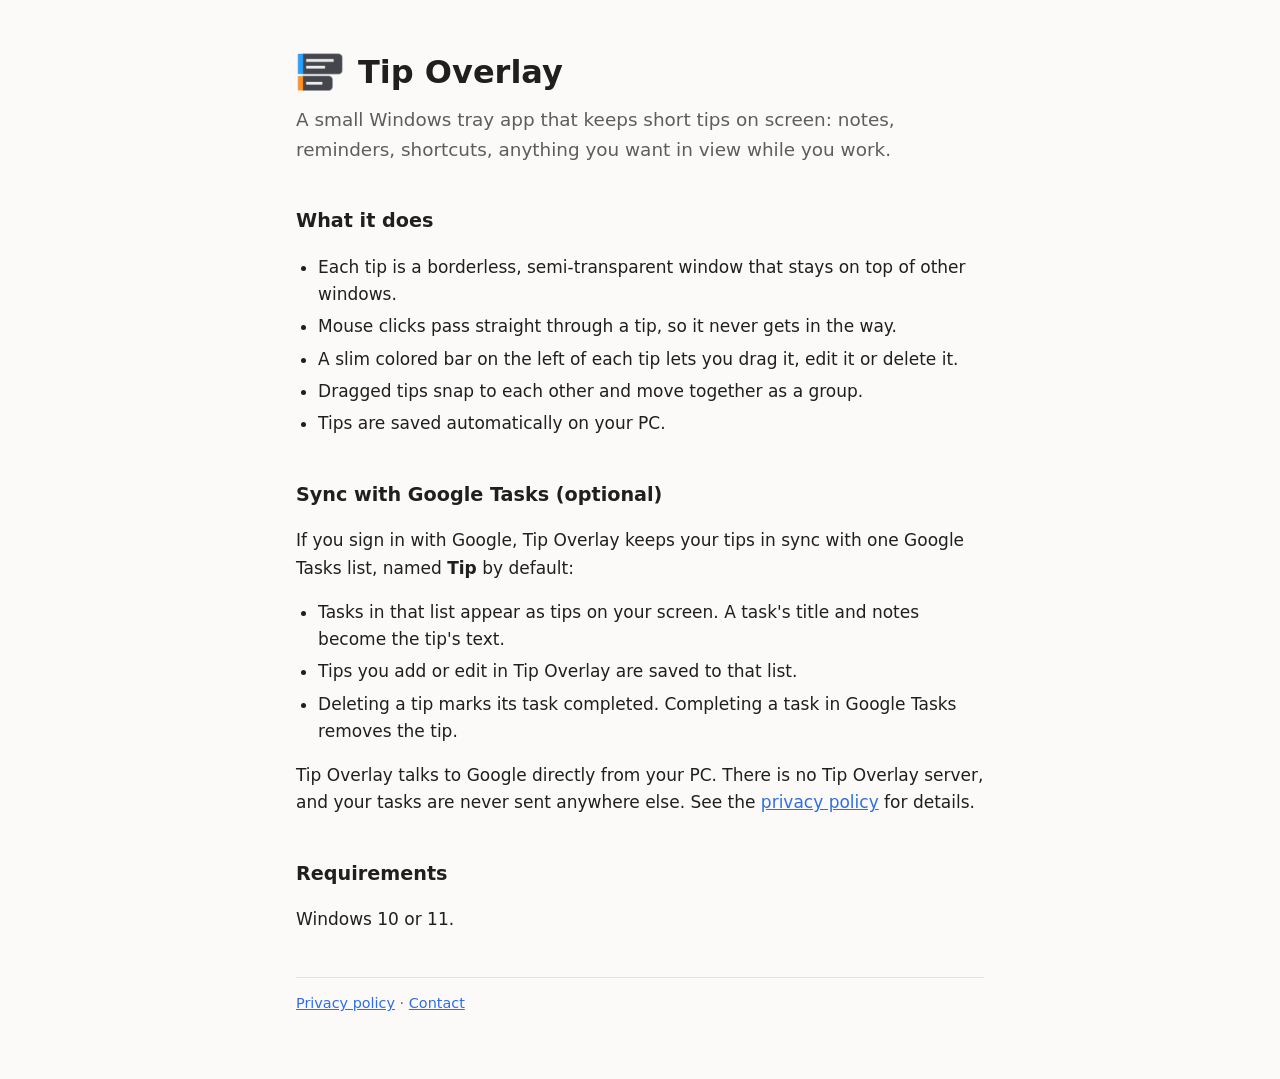
<file: index.html>
<!doctype html>
<html lang="en">
<head>
<meta charset="utf-8">
<meta name="viewport" content="width=device-width, initial-scale=1">
<title>Tip Overlay</title>
<meta name="description" content="Tip Overlay is a small Windows tray app that shows short tips on screen, with optional two-way sync to Google Tasks.">
<link rel="icon" href="icon.png">
<link rel="stylesheet" href="style.css">
</head>
<body>
<main>
  <header>
    <img src="icon.png" alt="">
    <h1>Tip Overlay</h1>
  </header>
  <p class="lead">A small Windows tray app that keeps short tips on screen: notes, reminders, shortcuts, anything you want in view while you work.</p>

  <h2>What it does</h2>
  <ul>
    <li>Each tip is a borderless, semi-transparent window that stays on top of other windows.</li>
    <li>Mouse clicks pass straight through a tip, so it never gets in the way.</li>
    <li>A slim colored bar on the left of each tip lets you drag it, edit it or delete it.</li>
    <li>Dragged tips snap to each other and move together as a group.</li>
    <li>Tips are saved automatically on your PC.</li>
  </ul>

  <h2>Sync with Google Tasks (optional)</h2>
  <p>If you sign in with Google, Tip Overlay keeps your tips in sync with one Google Tasks list, named <strong>Tip</strong> by default:</p>
  <ul>
    <li>Tasks in that list appear as tips on your screen. A task's title and notes become the tip's text.</li>
    <li>Tips you add or edit in Tip Overlay are saved to that list.</li>
    <li>Deleting a tip marks its task completed. Completing a task in Google Tasks removes the tip.</li>
  </ul>
  <p>Tip Overlay talks to Google directly from your PC. There is no Tip Overlay server, and your tasks are never sent anywhere else. See the <a href="privacy.html">privacy policy</a> for details.</p>

  <h2>Requirements</h2>
  <p>Windows 10 or 11.</p>

  <footer>
    <a href="privacy.html">Privacy policy</a> ·
    <a href="https://github.com/osoft/tipoverlay-site/issues">Contact</a>
  </footer>
</main>
</body>
</html>
</file>
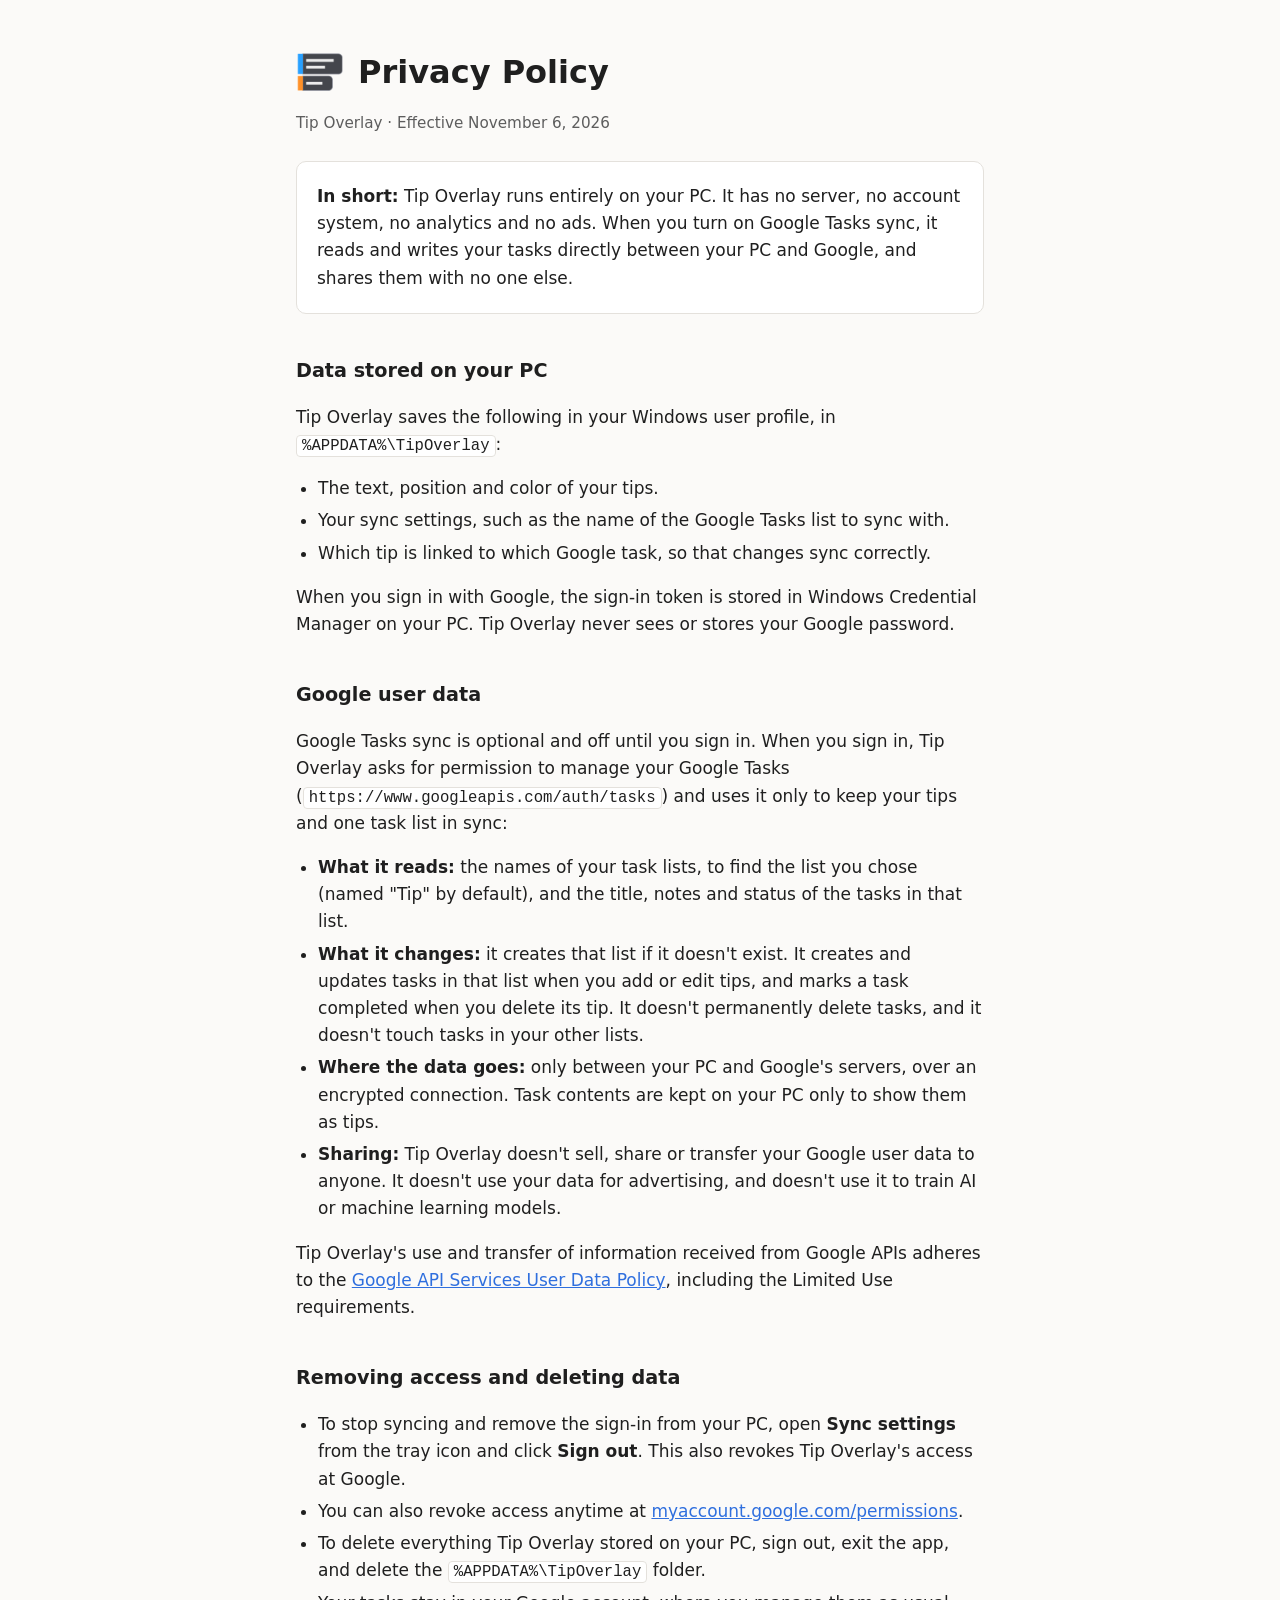
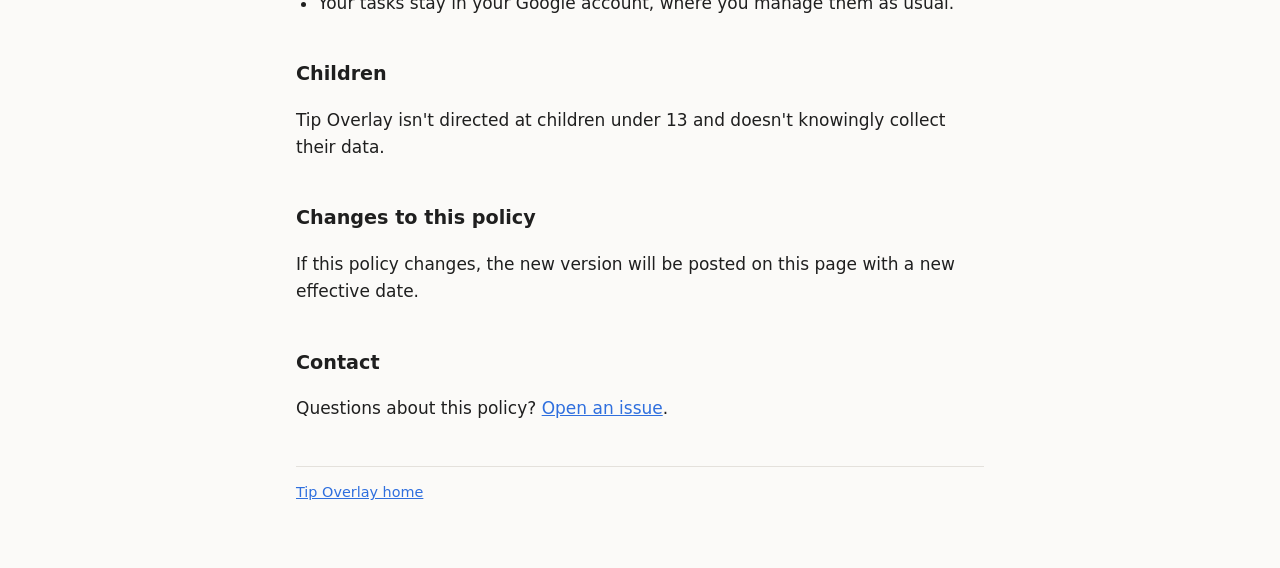
<file: privacy.html>
<!doctype html>
<html lang="en">
<head>
<meta charset="utf-8">
<meta name="viewport" content="width=device-width, initial-scale=1">
<title>Tip Overlay Privacy Policy</title>
<meta name="description" content="How Tip Overlay handles your data, including data from Google Tasks.">
<link rel="icon" href="icon.png">
<link rel="stylesheet" href="style.css">
</head>
<body>
<main>
  <header>
    <img src="icon.png" alt="">
    <h1>Privacy Policy</h1>
  </header>
  <p class="muted">Tip Overlay · Effective November 6, 2026</p>

  <div class="card">
    <p><strong>In short:</strong> Tip Overlay runs entirely on your PC. It has no server, no account system, no analytics and no ads. When you turn on Google Tasks sync, it reads and writes your tasks directly between your PC and Google, and shares them with no one else.</p>
  </div>

  <h2>Data stored on your PC</h2>
  <p>Tip Overlay saves the following in your Windows user profile, in <code>%APPDATA%\TipOverlay</code>:</p>
  <ul>
    <li>The text, position and color of your tips.</li>
    <li>Your sync settings, such as the name of the Google Tasks list to sync with.</li>
    <li>Which tip is linked to which Google task, so that changes sync correctly.</li>
  </ul>
  <p>When you sign in with Google, the sign-in token is stored in Windows Credential Manager on your PC. Tip Overlay never sees or stores your Google password.</p>

  <h2>Google user data</h2>
  <p>Google Tasks sync is optional and off until you sign in. When you sign in, Tip Overlay asks for permission to manage your Google Tasks (<code>https://www.googleapis.com/auth/tasks</code>) and uses it only to keep your tips and one task list in sync:</p>
  <ul>
    <li><strong>What it reads:</strong> the names of your task lists, to find the list you chose (named "Tip" by default), and the title, notes and status of the tasks in that list.</li>
    <li><strong>What it changes:</strong> it creates that list if it doesn't exist. It creates and updates tasks in that list when you add or edit tips, and marks a task completed when you delete its tip. It doesn't permanently delete tasks, and it doesn't touch tasks in your other lists.</li>
    <li><strong>Where the data goes:</strong> only between your PC and Google's servers, over an encrypted connection. Task contents are kept on your PC only to show them as tips.</li>
    <li><strong>Sharing:</strong> Tip Overlay doesn't sell, share or transfer your Google user data to anyone. It doesn't use your data for advertising, and doesn't use it to train AI or machine learning models.</li>
  </ul>
  <p>Tip Overlay's use and transfer of information received from Google APIs adheres to the <a href="https://developers.google.com/terms/api-services-user-data-policy">Google API Services User Data Policy</a>, including the Limited Use requirements.</p>

  <h2>Removing access and deleting data</h2>
  <ul>
    <li>To stop syncing and remove the sign-in from your PC, open <strong>Sync settings</strong> from the tray icon and click <strong>Sign out</strong>. This also revokes Tip Overlay's access at Google.</li>
    <li>You can also revoke access anytime at <a href="https://myaccount.google.com/permissions">myaccount.google.com/permissions</a>.</li>
    <li>To delete everything Tip Overlay stored on your PC, sign out, exit the app, and delete the <code>%APPDATA%\TipOverlay</code> folder.</li>
    <li>Your tasks stay in your Google account, where you manage them as usual.</li>
  </ul>

  <h2>Children</h2>
  <p>Tip Overlay isn't directed at children under 13 and doesn't knowingly collect their data.</p>

  <h2>Changes to this policy</h2>
  <p>If this policy changes, the new version will be posted on this page with a new effective date.</p>

  <h2>Contact</h2>
  <p>Questions about this policy? <a href="https://github.com/osoft/tipoverlay-site/issues">Open an issue</a>.</p>

  <footer>
    <a href="index.html">Tip Overlay home</a>
  </footer>
</main>
</body>
</html>
</file>
<file: style.css>
:root {
  --bg: #fbfaf8;
  --fg: #1f1f1f;
  --muted: #5d5d5d;
  --accent: #2f6fde;
  --rule: #e4e1dc;
  --card: #ffffff;
}
@media (prefers-color-scheme: dark) {
  :root {
    --bg: #161616;
    --fg: #ececec;
    --muted: #a8a8a8;
    --accent: #7aa7ff;
    --rule: #2e2e2e;
    --card: #1f1f1f;
  }
}
* { box-sizing: border-box; }
body {
  margin: 0;
  background: var(--bg);
  color: var(--fg);
  font: 17px/1.6 "Segoe UI", system-ui, -apple-system, sans-serif;
}
main { max-width: 720px; margin: 0 auto; padding: 48px 16px 64px; }
header { display: flex; align-items: center; gap: 14px; margin-bottom: 8px; }
header img { width: 48px; height: 48px; }
h1 { font-size: 2rem; line-height: 1.2; margin: 0; }
h2 { font-size: 1.2rem; margin: 2.2em 0 0.4em; }
p, li { color: var(--fg); }
.lead { font-size: 1.15rem; color: var(--muted); margin-top: 0.5em; }
.muted { color: var(--muted); font-size: 0.95rem; }
a { color: var(--accent); }
ul { padding-left: 1.3em; }
li { margin: 0.3em 0; }
code { font: 0.92em Consolas, ui-monospace, monospace; background: var(--card); border: 1px solid var(--rule); padding: 1px 5px; border-radius: 4px; overflow-wrap: anywhere; }
.card { background: var(--card); border: 1px solid var(--rule); border-radius: 10px; padding: 4px 20px; margin: 1.5em 0; }
footer { margin-top: 3em; padding-top: 1em; border-top: 1px solid var(--rule); color: var(--muted); font-size: 0.9rem; }
</file>
